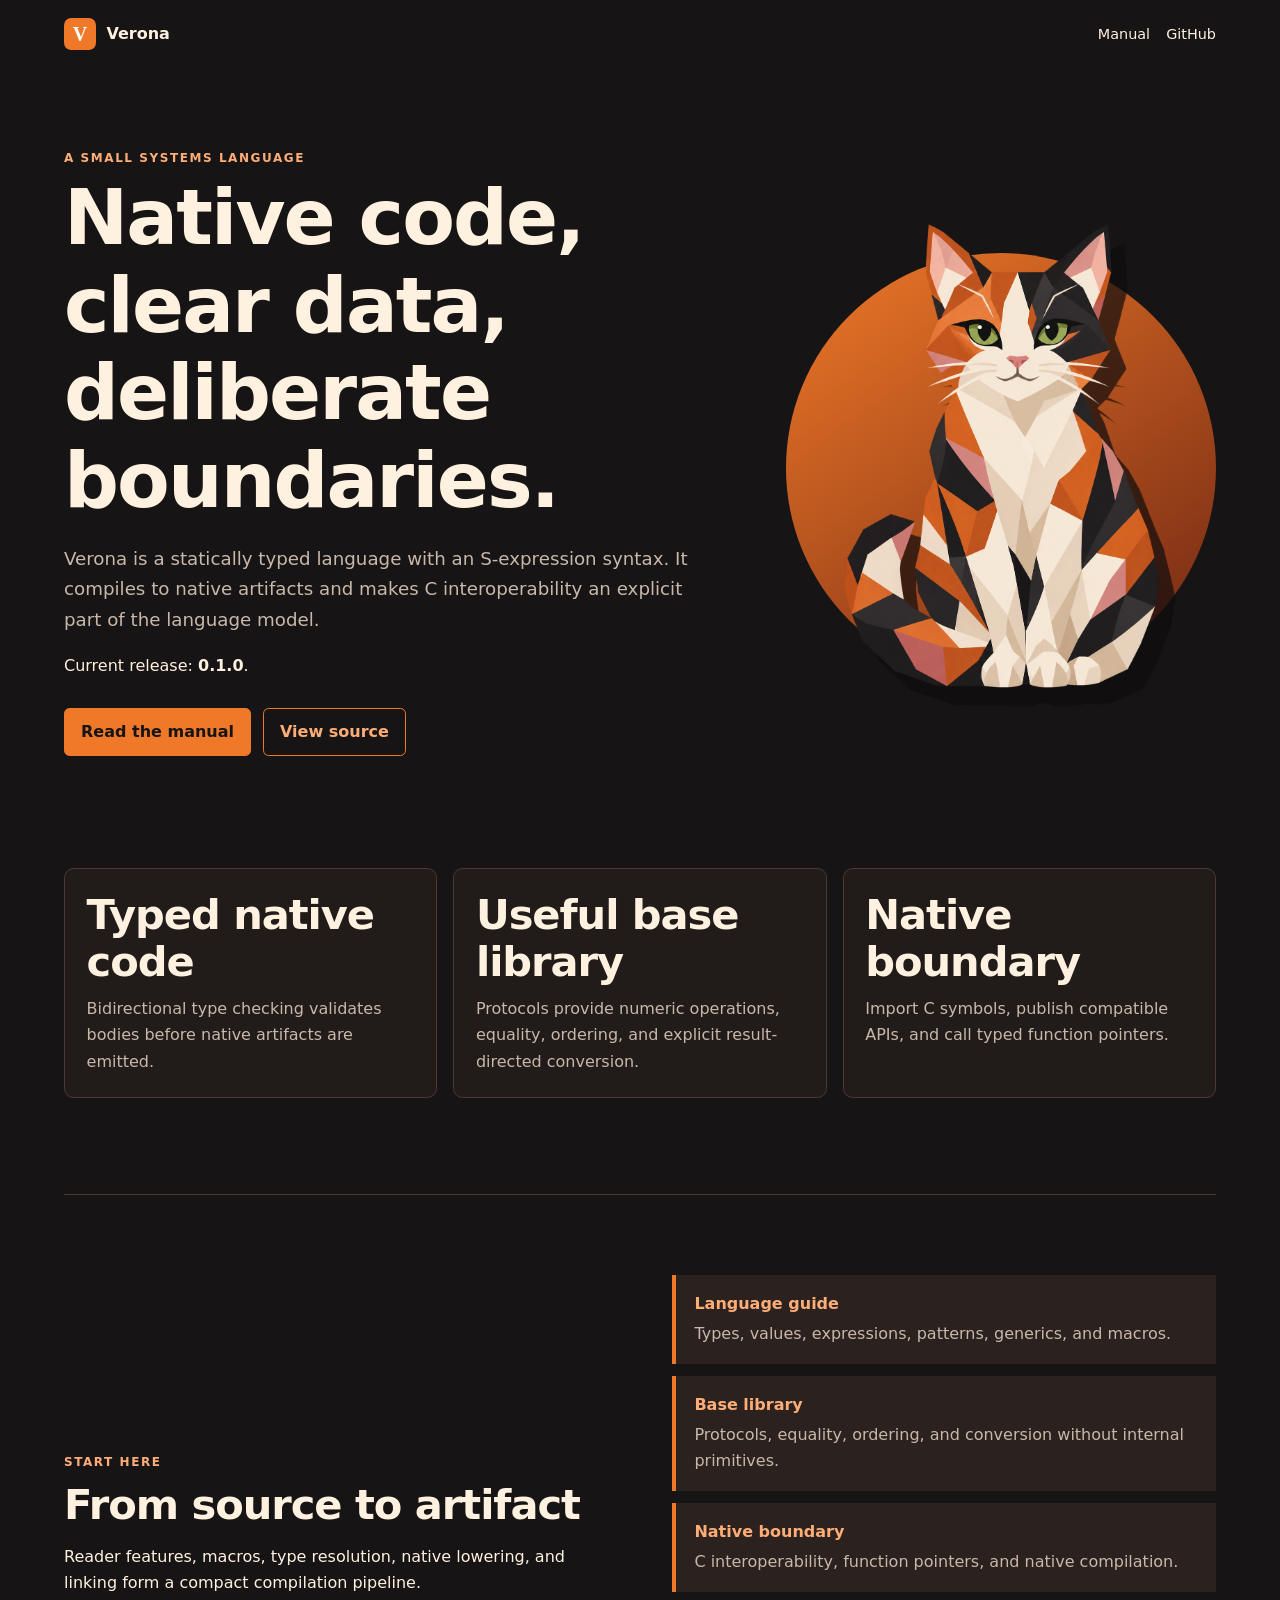
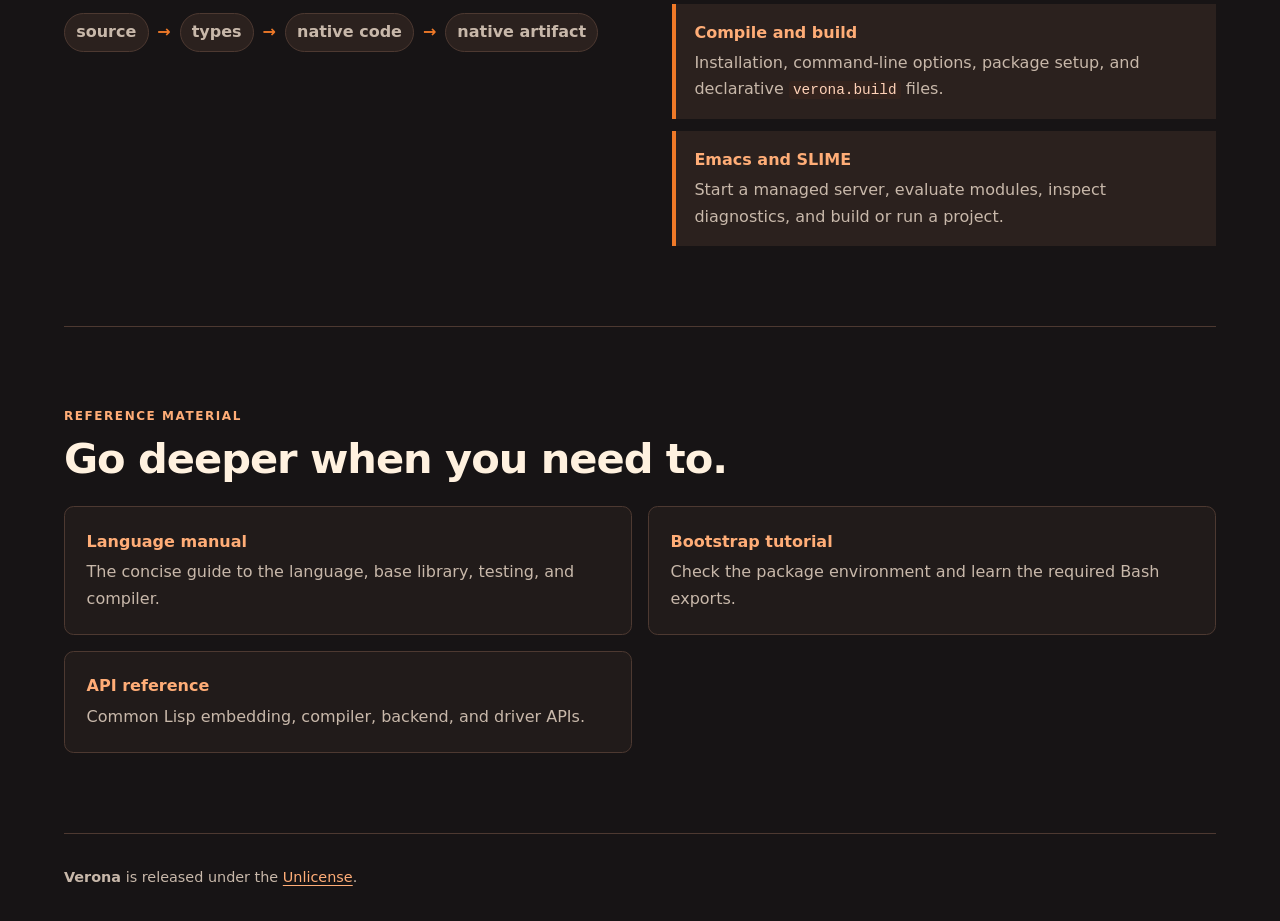
<file: index.html>
<!doctype html>
<html lang="en">
<head>
  <meta charset="utf-8">
  <meta name="viewport" content="width=device-width, initial-scale=1">
  <meta name="description" content="Verona is a small, statically typed systems programming language that compiles to native artifacts.">
  <title>Verona — A small systems language</title>
  <link rel="stylesheet" href="styles.css">
</head>
<body class="landing">
  <a class="skip-link" href="#content">Skip to content</a>
  <header class="site-header">
    <a class="brand" href="./" aria-label="Verona home"><span class="brand-mark" aria-hidden="true">V</span><span>Verona</span></a>
    <nav aria-label="Primary navigation">
      <a href="manual/">Manual</a>
      <a href="https://github.com/diasbruno/verona">GitHub</a>
    </nav>
  </header>

  <main id="content">
    <section class="landing-hero">
      <div>
        <p class="eyebrow">A small systems language</p>
        <h1>Native code, clear data, deliberate boundaries.</h1>
        <p class="lede">Verona is a statically typed language with an S-expression syntax. It compiles to native artifacts and makes C interoperability an explicit part of the language model.</p>
        <p>Current release: <strong>0.1.0</strong>.</p>
        <p class="actions"><a class="button" href="manual/">Read the manual</a><a class="button button-secondary" href="https://github.com/diasbruno/verona">View source</a></p>
      </div>
      <div class="hero-visual">
        <img src="assets/calico.png" alt="A stylized calico cat illustration">
      </div>
    </section>

    <section class="overview" aria-label="Highlights">
      <article><h2>Typed native code</h2><p>Bidirectional type checking validates bodies before native artifacts are emitted.</p></article>
      <article><h2>Useful base library</h2><p>Protocols provide numeric operations, equality, ordering, and explicit result-directed conversion.</p></article>
      <article><h2>Native boundary</h2><p>Import C symbols, publish compatible APIs, and call typed function pointers.</p></article>
    </section>

    <section class="section start-grid">
      <div>
        <p class="eyebrow">Start here</p>
        <h2>From source to artifact</h2>
        <p>Reader features, macros, type resolution, native lowering, and linking form a compact compilation pipeline.</p>
        <p class="flow" aria-label="Compilation pipeline"><span>source</span><b aria-hidden="true">→</b><span>types</span><b aria-hidden="true">→</b><span>native code</span><b aria-hidden="true">→</b><span>native artifact</span></p>
      </div>
      <div class="start-links">
        <a href="manual/#language"><strong>Language guide</strong><span>Types, values, expressions, patterns, generics, and macros.</span></a>
        <a href="manual/#libraries"><strong>Base library</strong><span>Protocols, equality, ordering, and conversion without internal primitives.</span></a>
        <a href="manual/#native"><strong>Native boundary</strong><span>C interoperability, function pointers, and native compilation.</span></a>
        <a href="manual/#tooling"><strong>Compile and build</strong><span>Installation, command-line options, package setup, and declarative <code>verona.build</code> files.</span></a>
        <a href="manual/#editor"><strong>Emacs and SLIME</strong><span>Start a managed server, evaluate modules, inspect diagnostics, and build or run a project.</span></a>
      </div>
    </section>

    <section class="section resources">
      <p class="eyebrow">Reference material</p>
      <h2>Go deeper when you need to.</h2>
      <div class="resource-grid">
        <a href="manual/"><strong>Language manual</strong><span>The concise guide to the language, base library, testing, and compiler.</span></a>
        <a href="https://github.com/diasbruno/verona/tree/development/projects/bootstrap"><strong>Bootstrap tutorial</strong><span>Check the package environment and learn the required Bash exports.</span></a>
        <a href="https://github.com/diasbruno/verona/blob/development/docs/API.md"><strong>API reference</strong><span>Common Lisp embedding, compiler, backend, and driver APIs.</span></a>
      </div>
    </section>
  </main>

  <footer><p><strong>Verona</strong> is released under the <a href="https://github.com/diasbruno/verona/blob/development/license">Unlicense</a>.</p></footer>
</body>
</html>
</file>
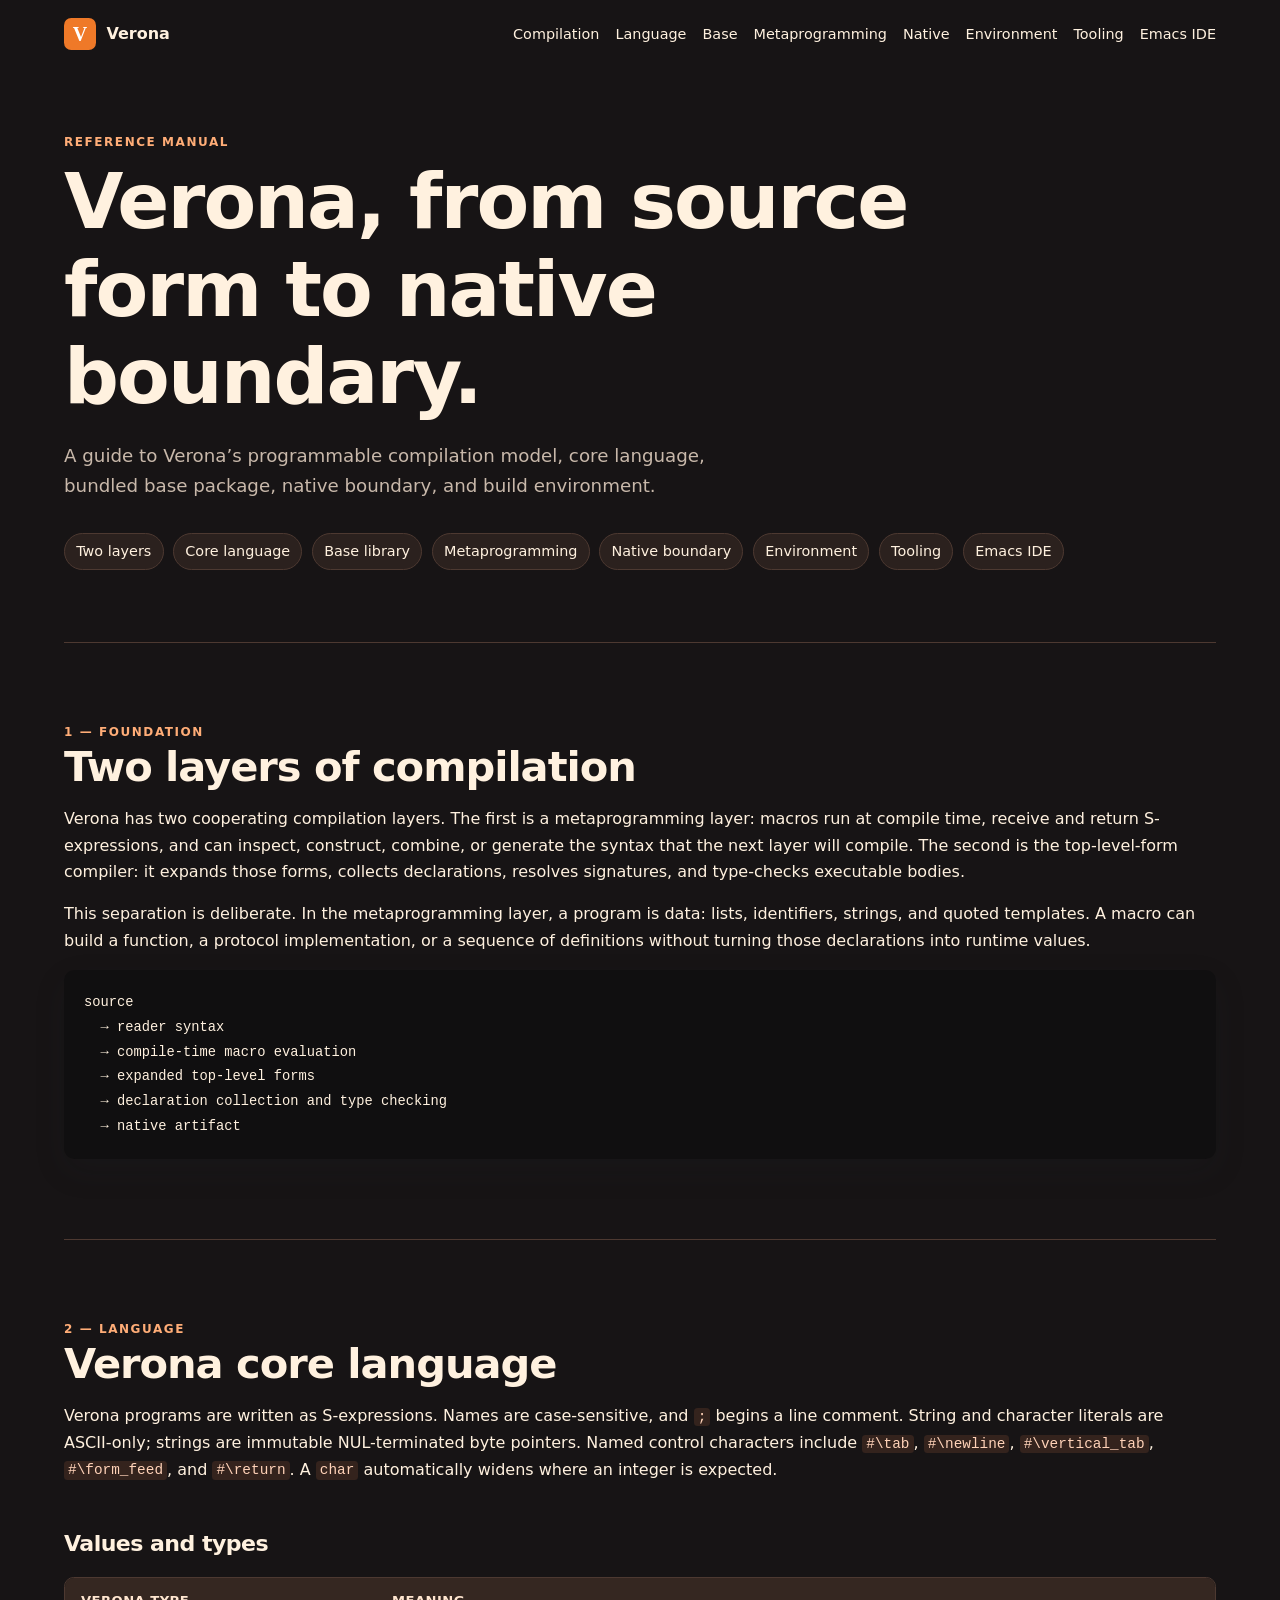
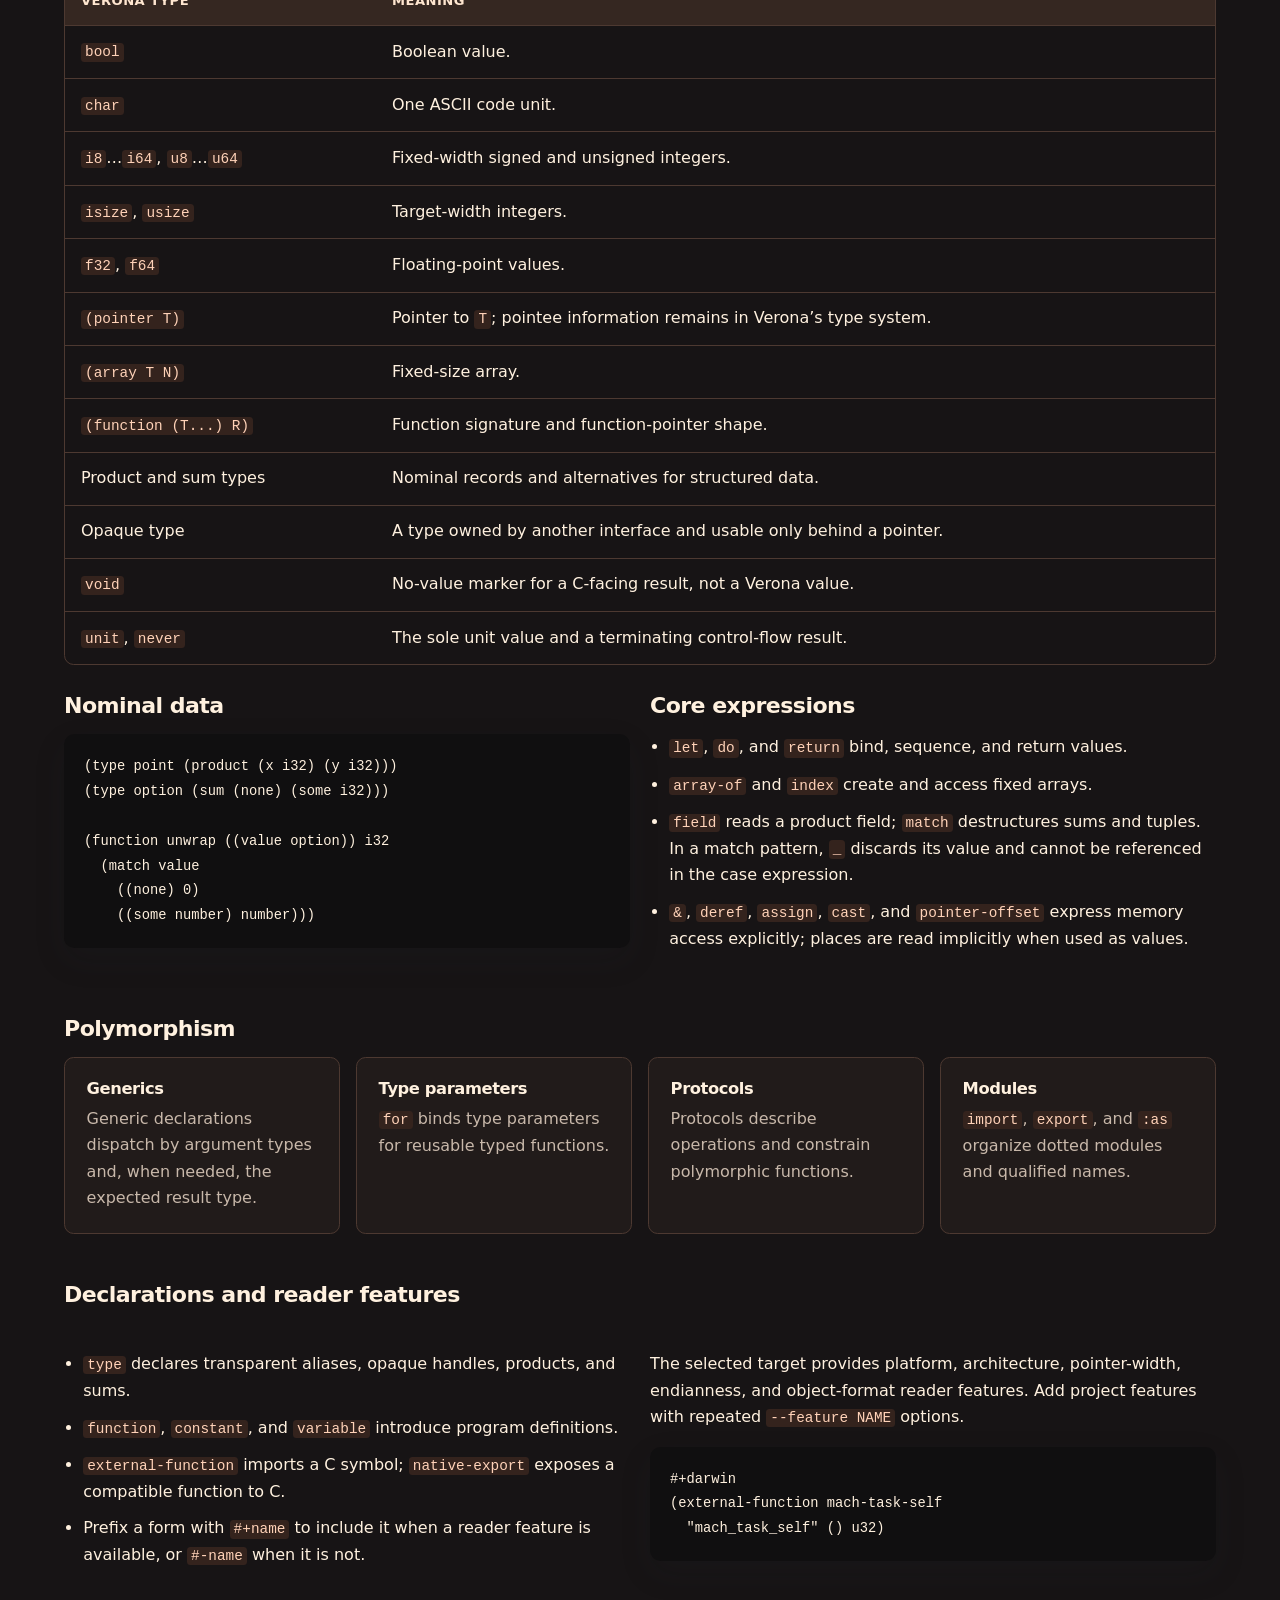
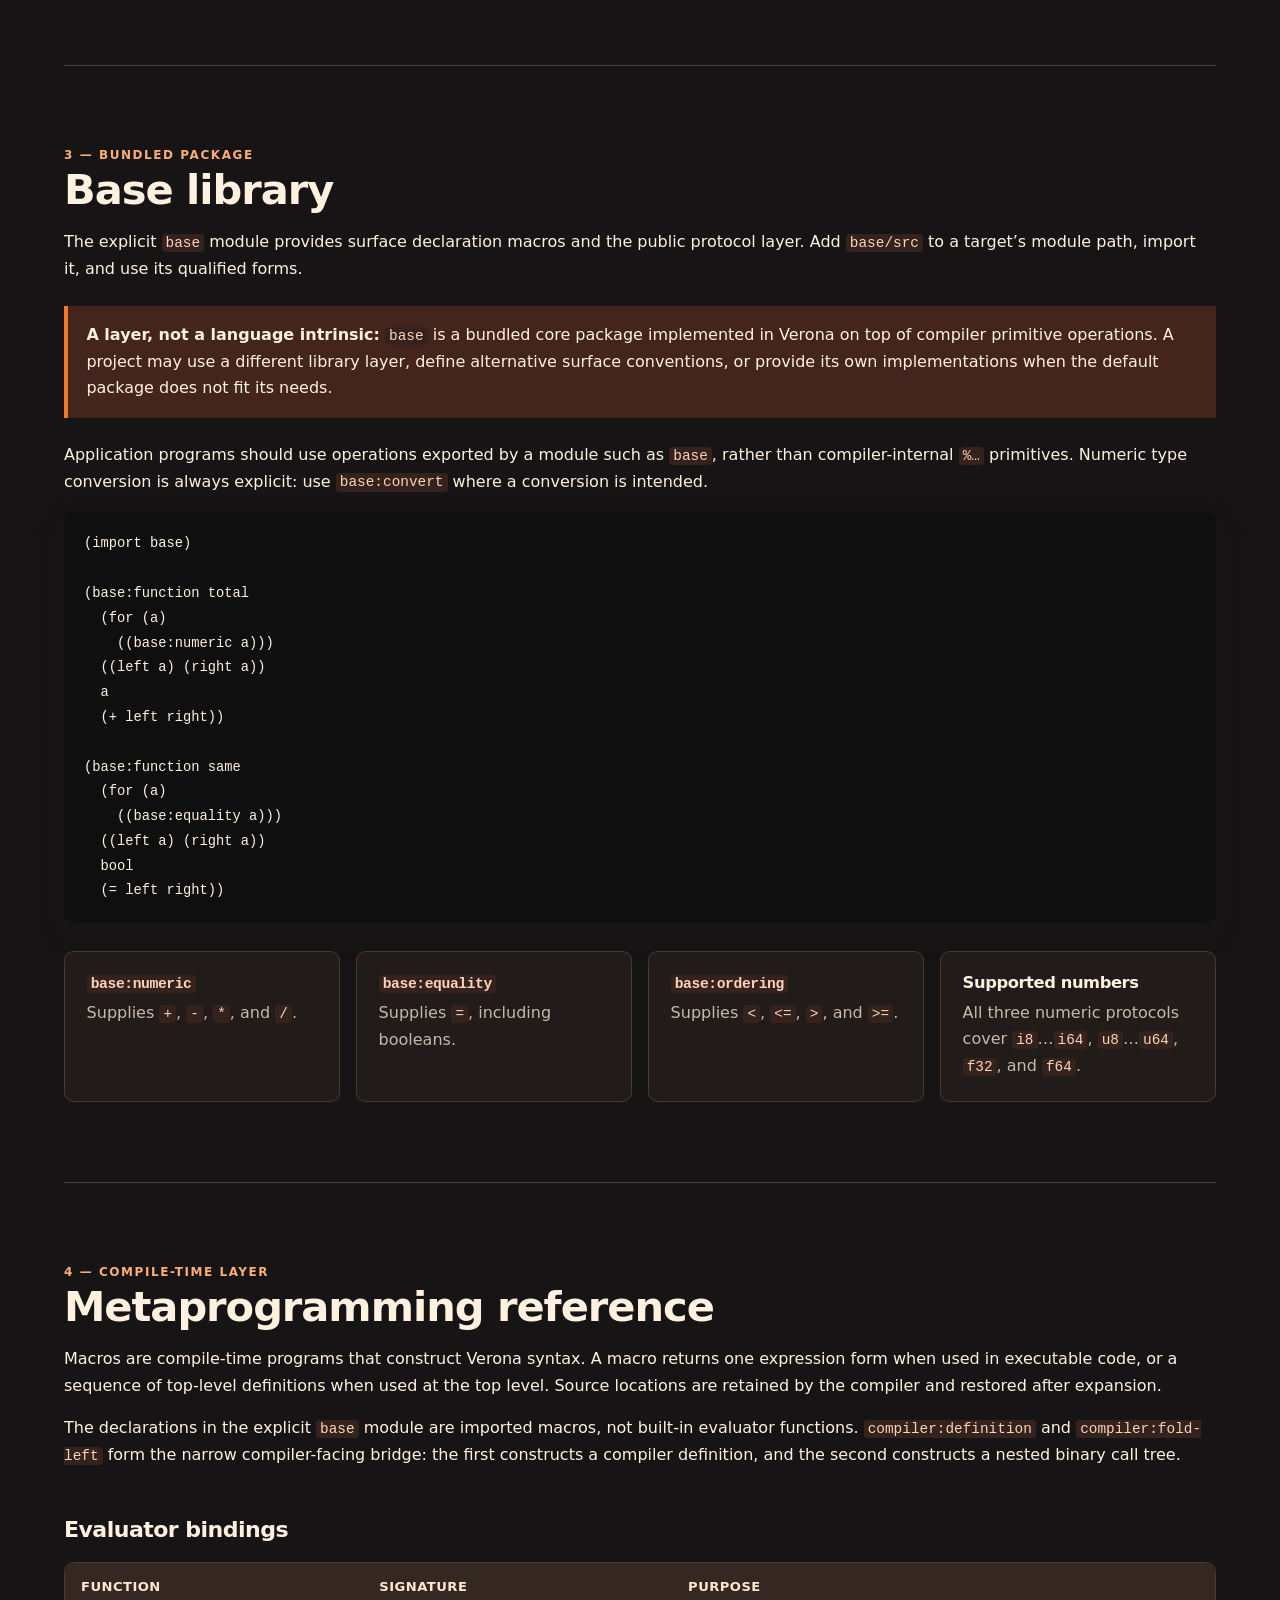
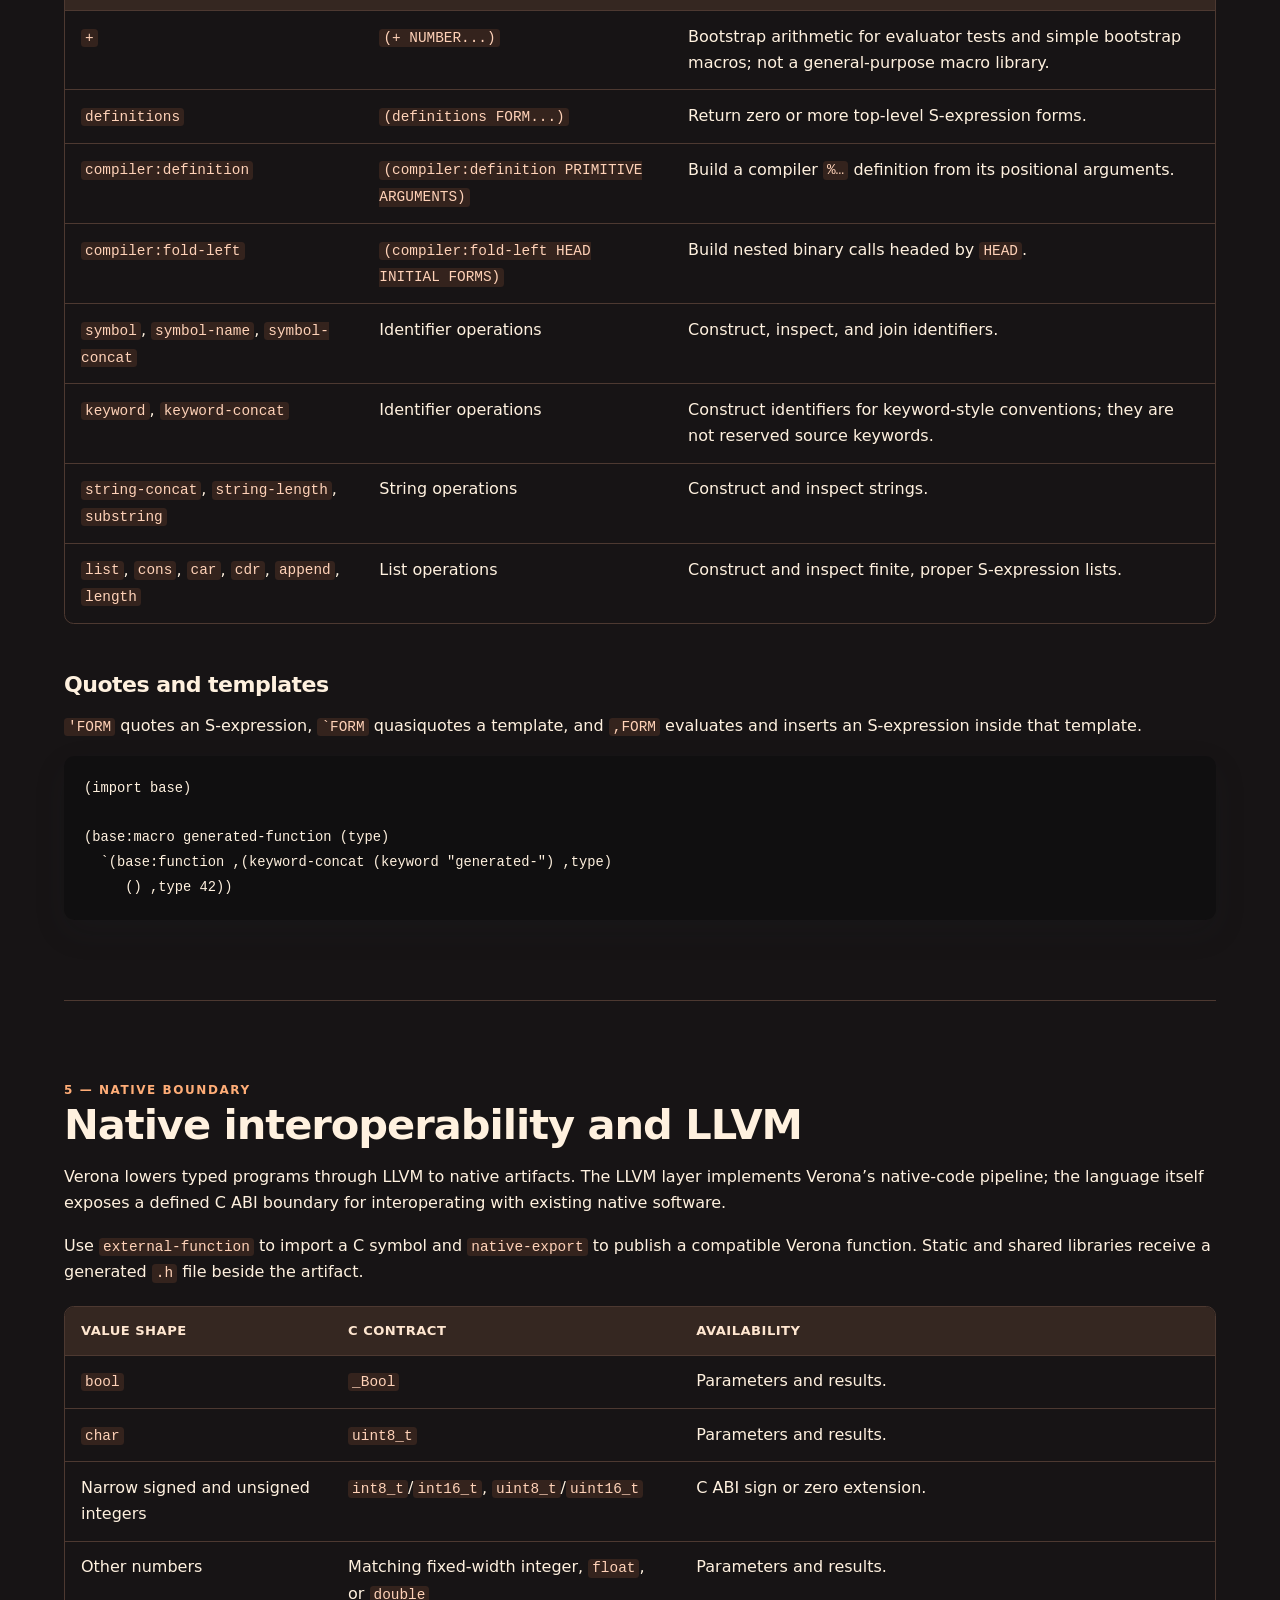
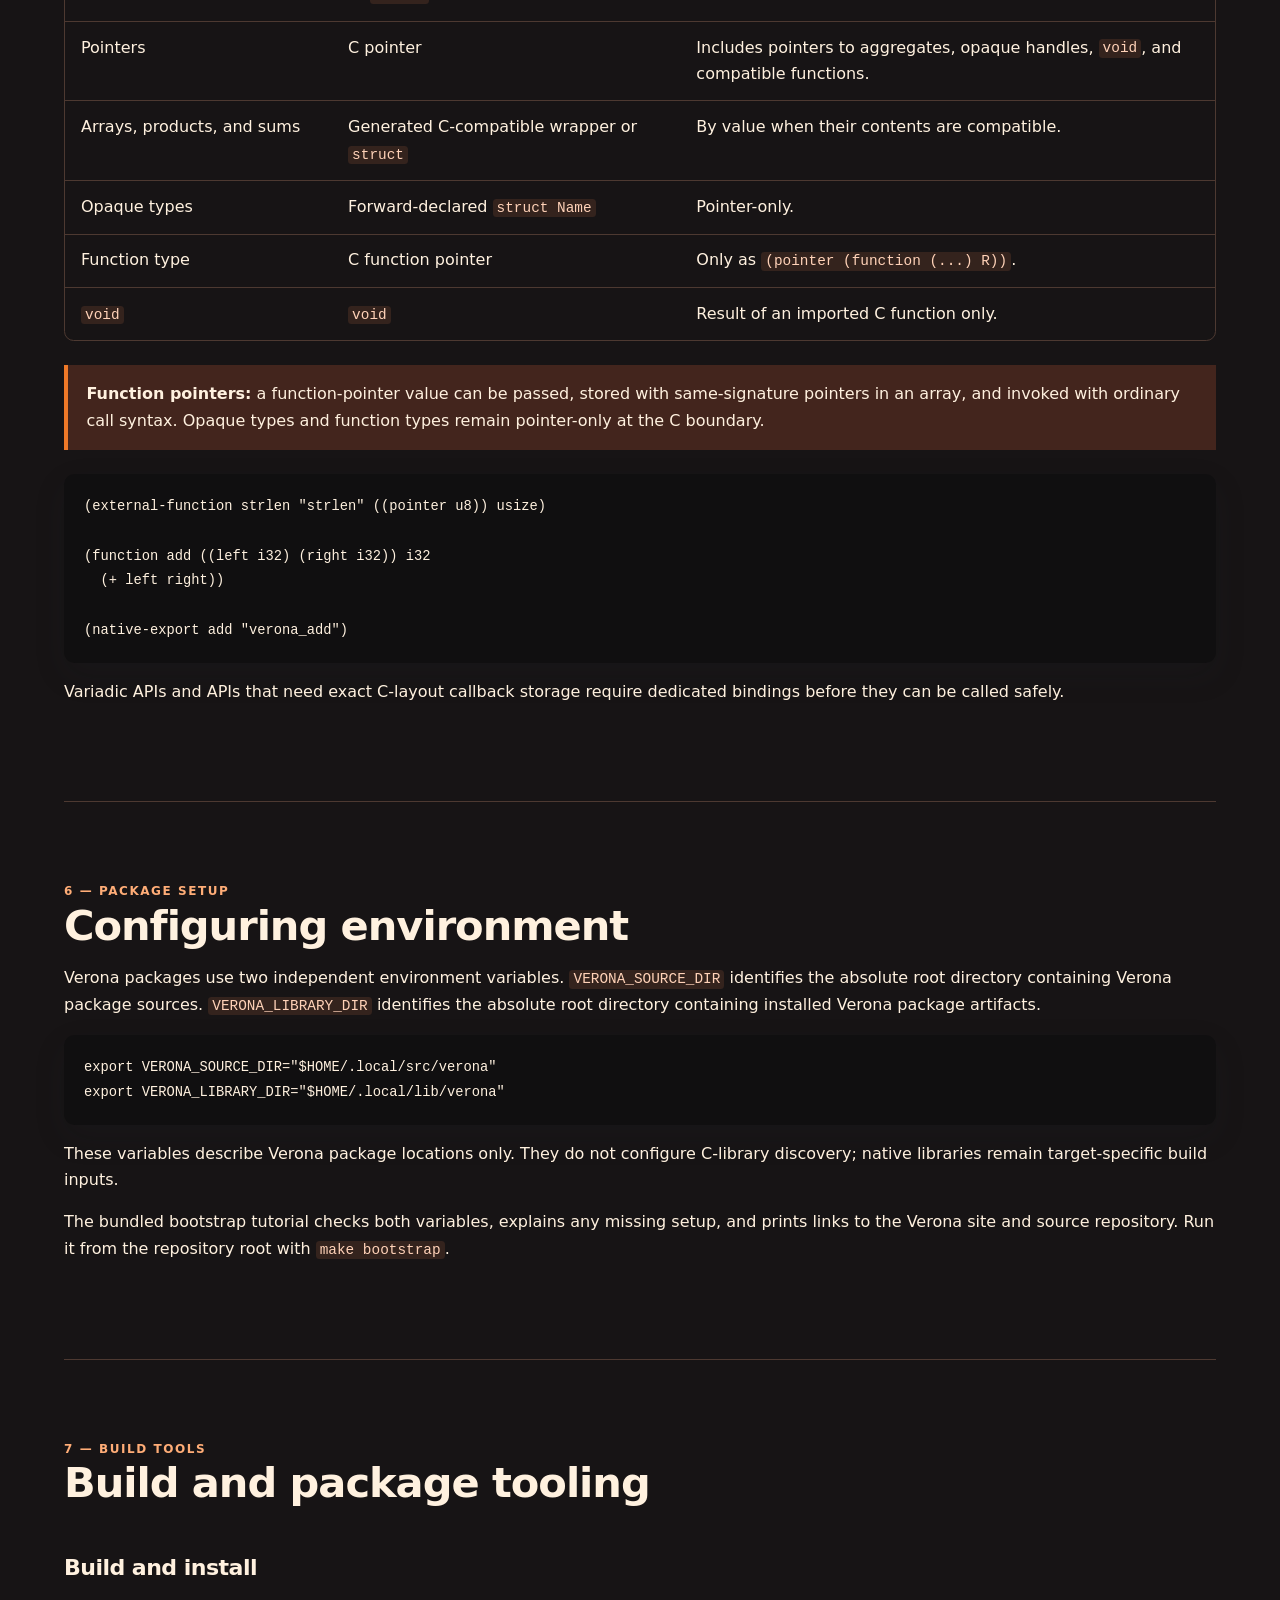
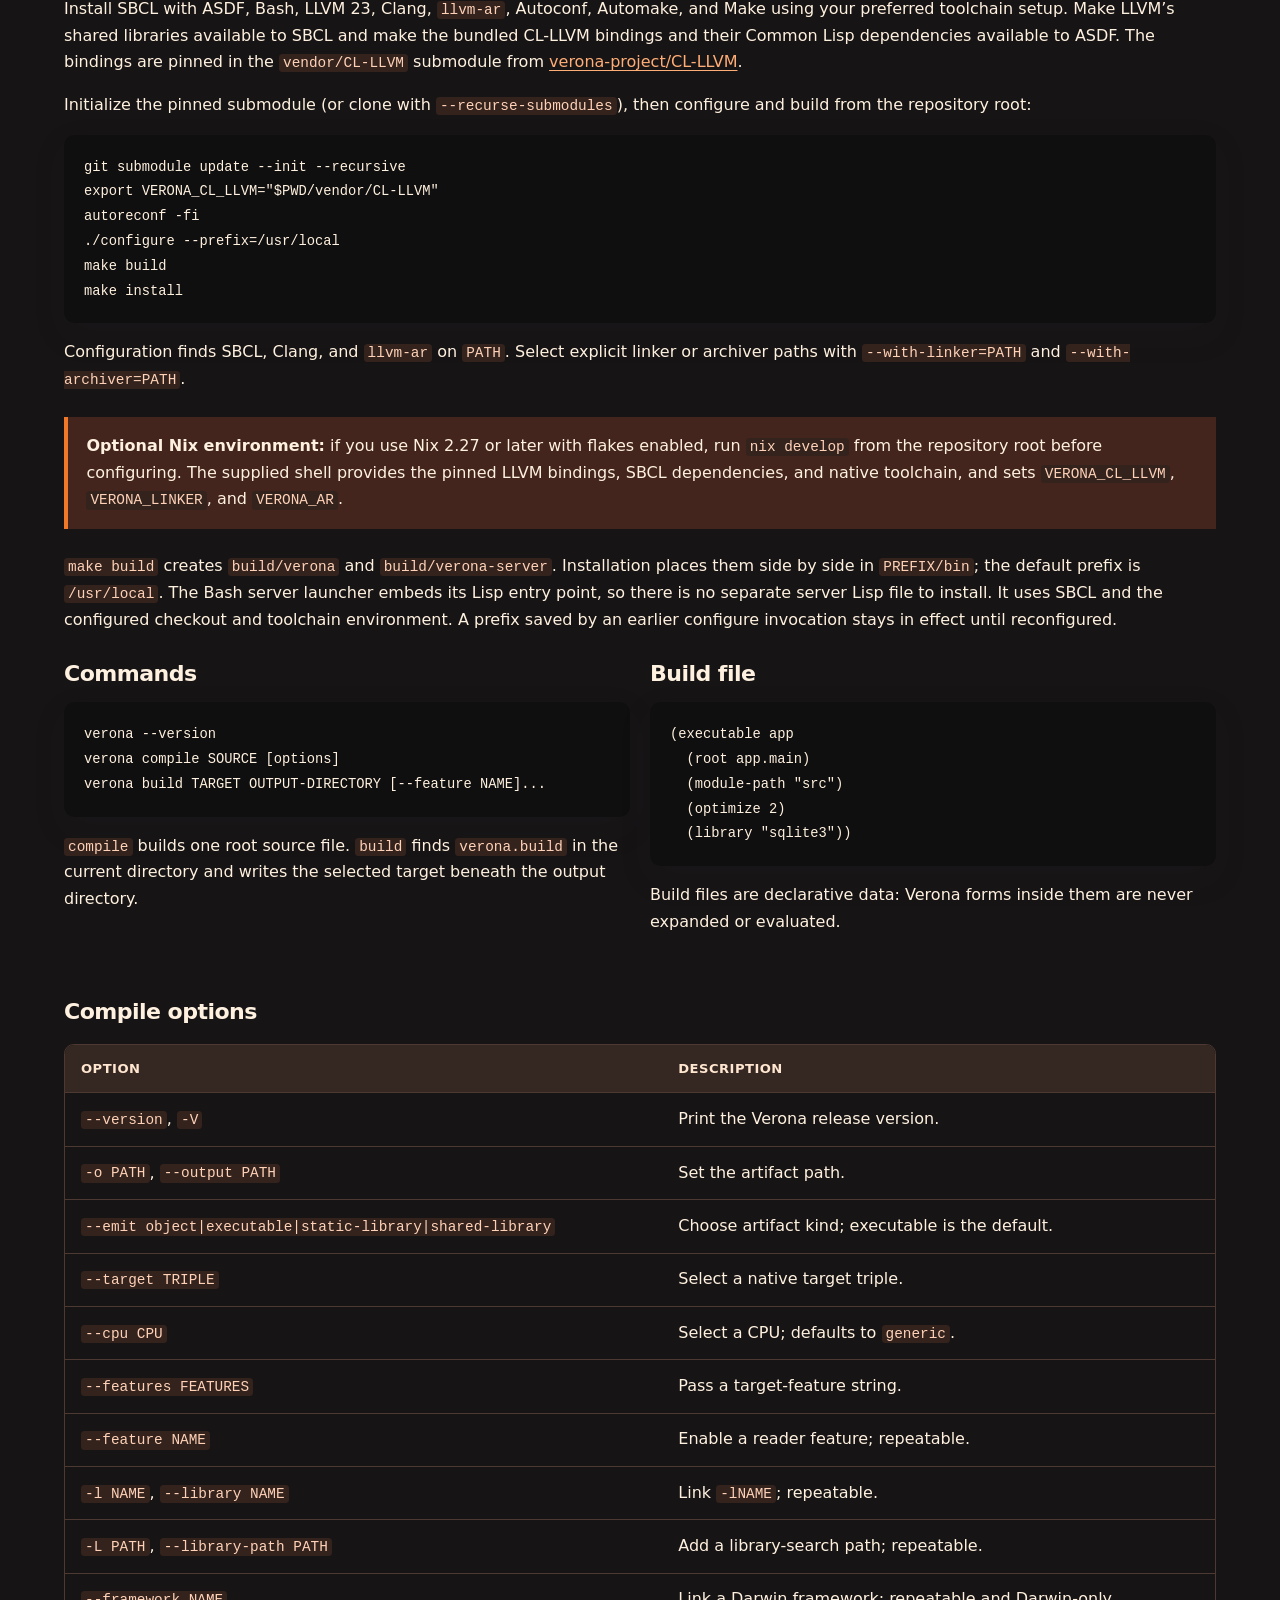
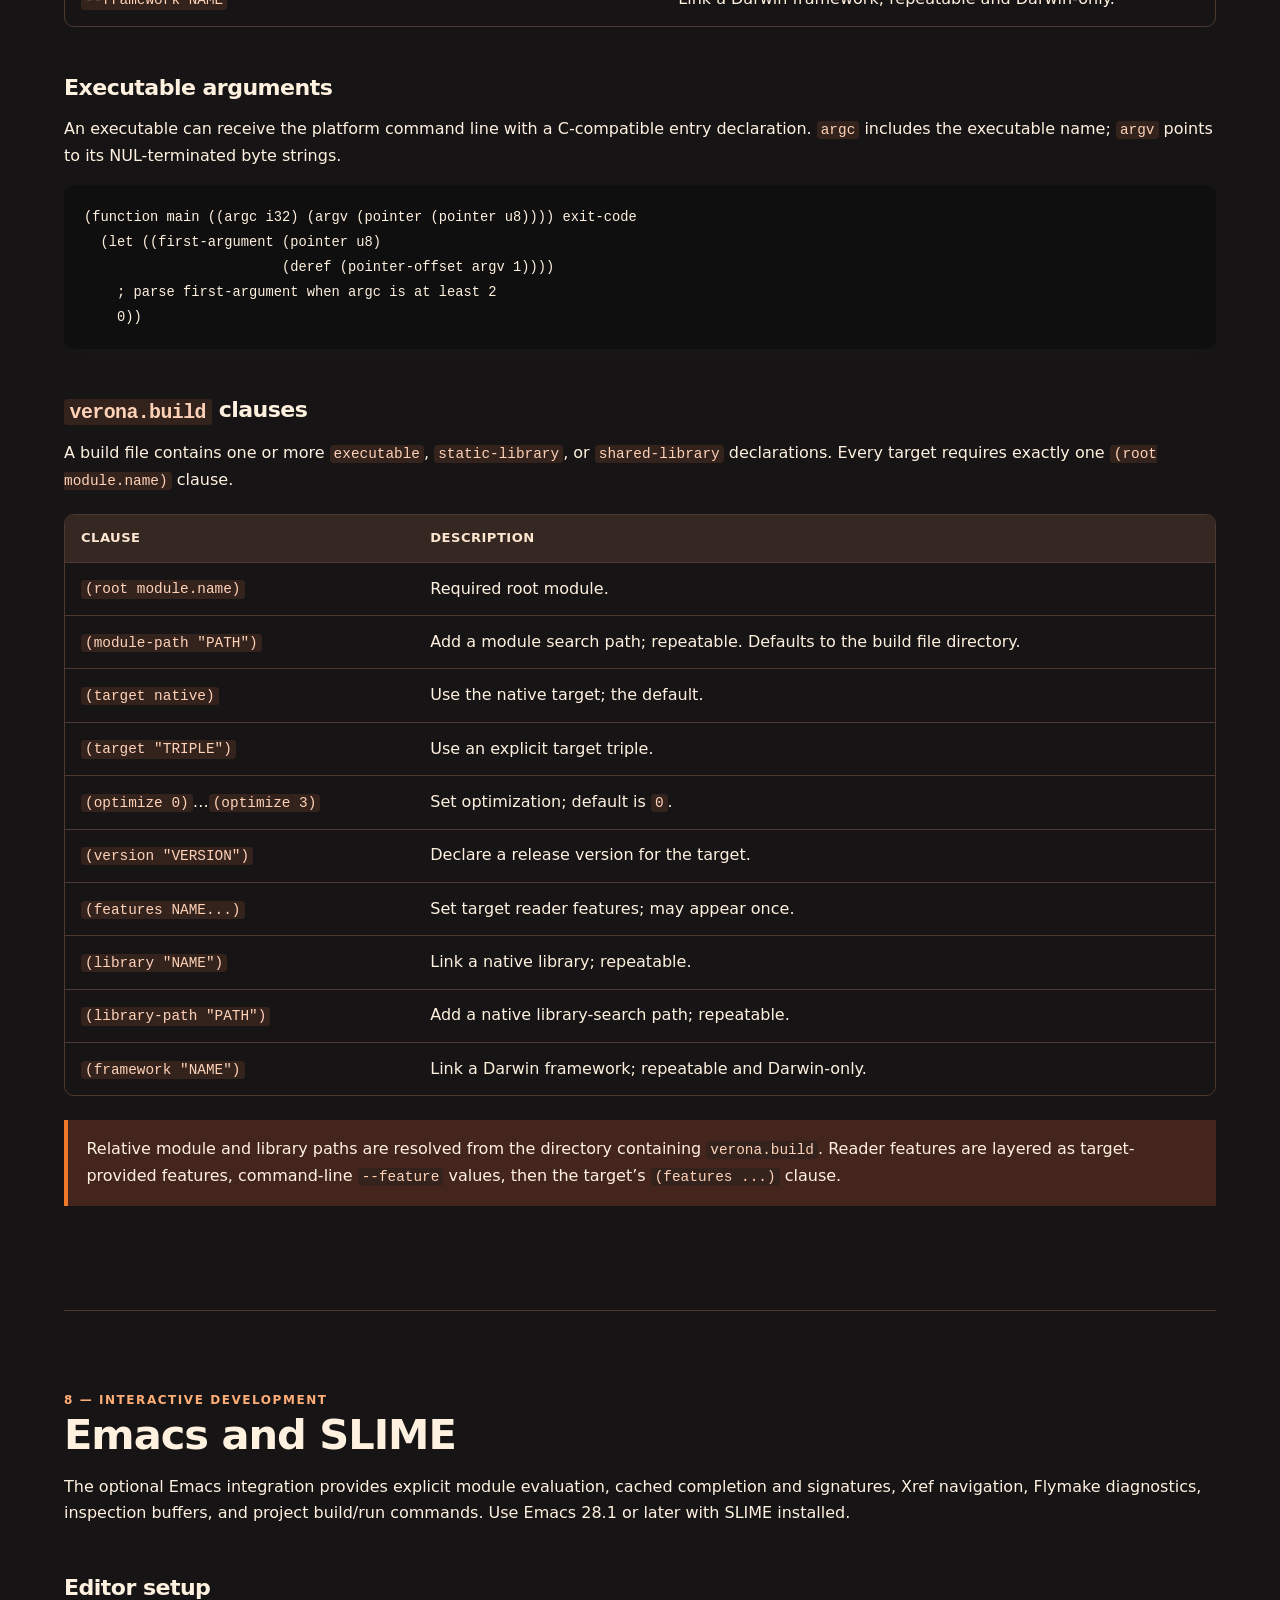
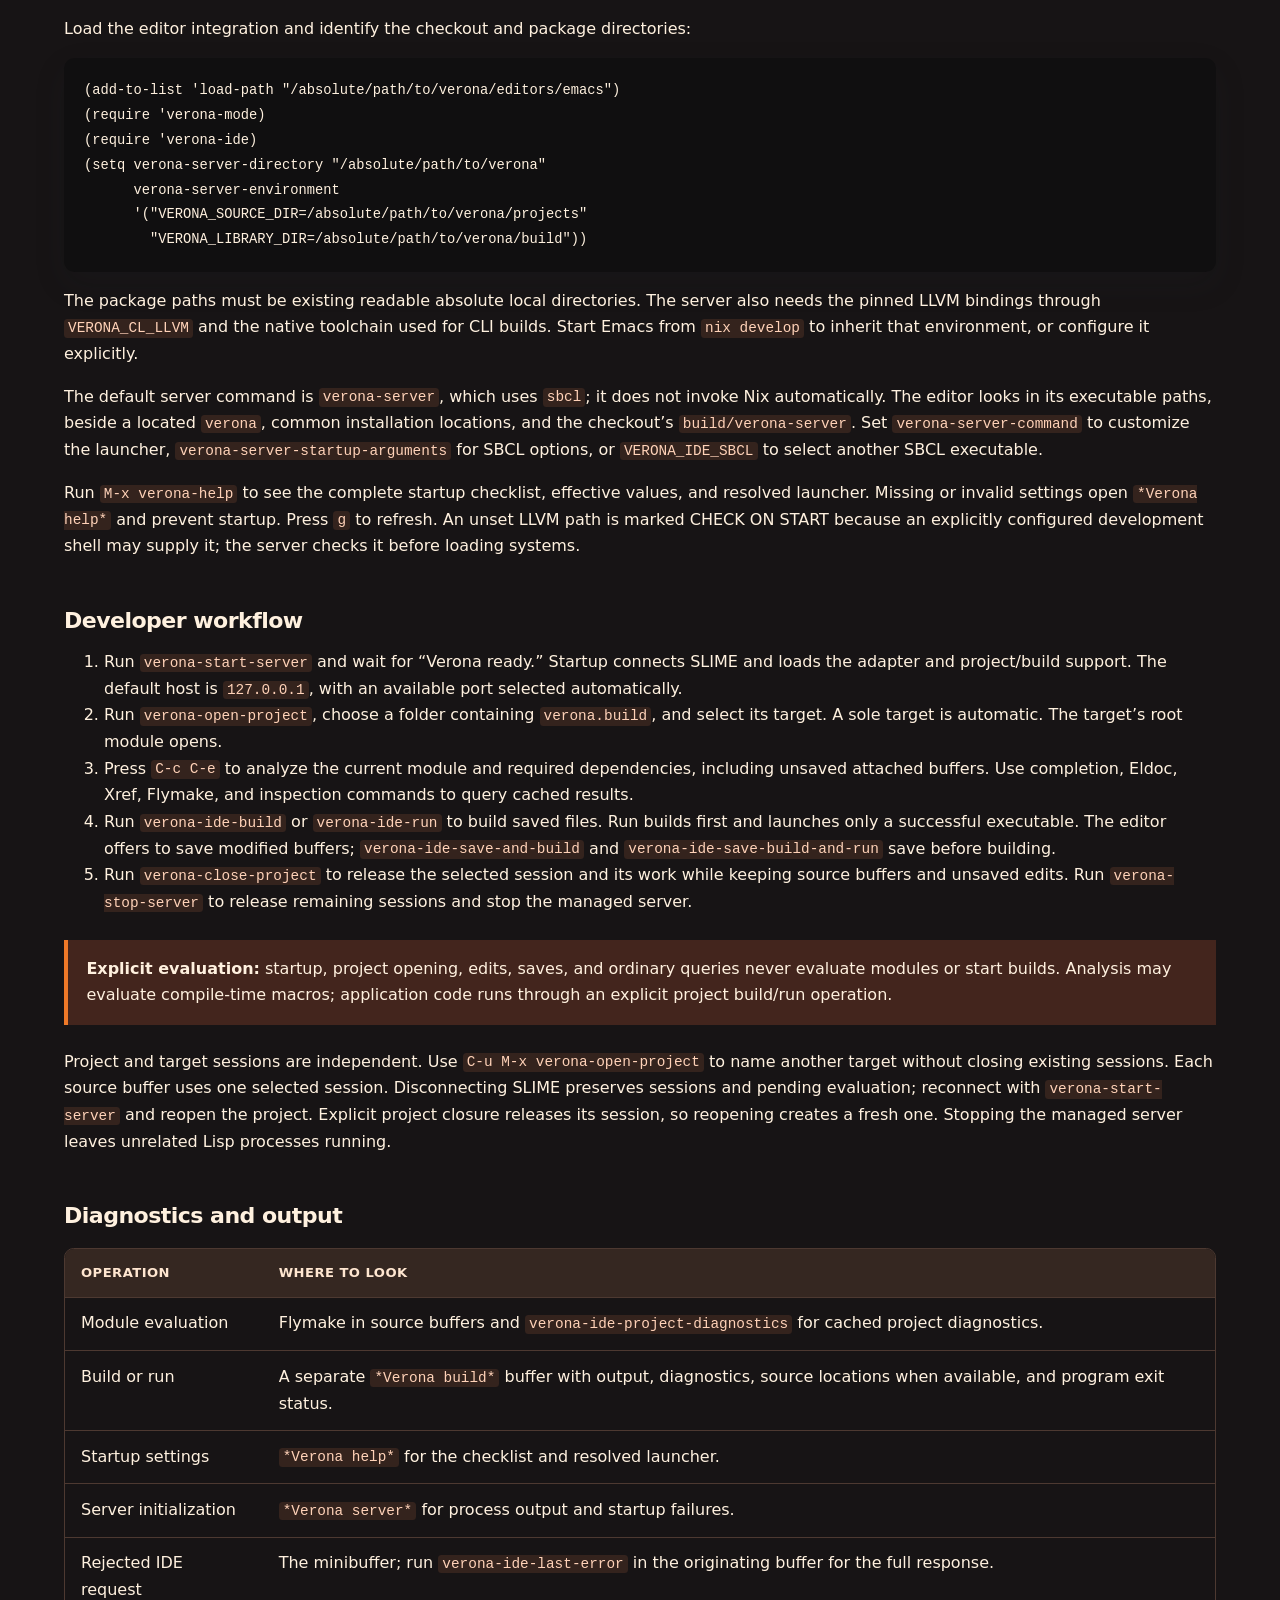
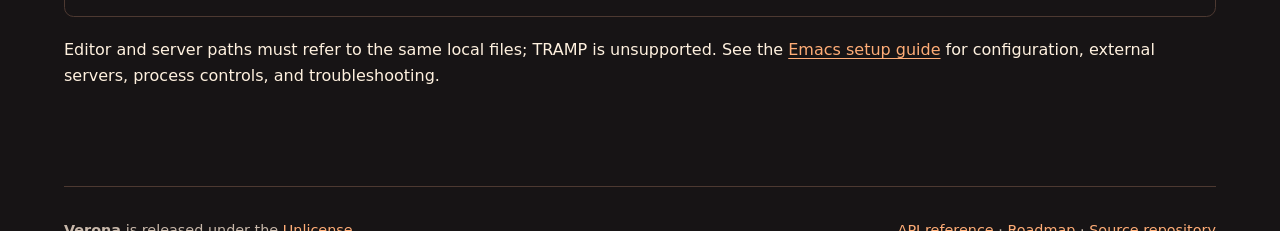
<file: manual/index.html>
<!doctype html>
<html lang="en">
<head>
  <meta charset="utf-8">
  <meta name="viewport" content="width=device-width, initial-scale=1">
  <meta name="description" content="A concise reference manual for the Verona language.">
  <title>Verona manual</title>
  <link rel="stylesheet" href="../styles.css">
  <style>#libraries > pre { margin-bottom: 1.75rem; }</style>
</head>
<body>
  <a class="skip-link" href="#content">Skip to content</a>
  <header class="site-header">
    <a class="brand" href="../" aria-label="Verona home"><span class="brand-mark" aria-hidden="true">V</span><span>Verona</span></a>
    <nav aria-label="Primary navigation">
      <a href="#compilation">Compilation</a><a href="#language">Language</a><a href="#libraries">Base</a><a href="#metaprogramming">Metaprogramming</a><a href="#native">Native</a><a href="#environment">Environment</a><a href="#tooling">Tooling</a><a href="#editor">Emacs IDE</a>
    </nav>
  </header>

  <main id="content">
    <section class="manual-intro">
      <p class="eyebrow">Reference manual</p>
      <h1>Verona, from source form to native boundary.</h1>
      <p class="lede">A guide to Verona’s programmable compilation model, core language, bundled base package, native boundary, and build environment.</p>
      <nav class="toc" aria-label="Manual contents"><a href="#compilation">Two layers</a><a href="#language">Core language</a><a href="#libraries">Base library</a><a href="#metaprogramming">Metaprogramming</a><a href="#native">Native boundary</a><a href="#environment">Environment</a><a href="#tooling">Tooling</a><a href="#editor">Emacs IDE</a></nav>
    </section>

    <section class="section" id="compilation">
      <p class="eyebrow">1 — Foundation</p>
      <h2>Two layers of compilation</h2>
      <p>Verona has two cooperating compilation layers. The first is a metaprogramming layer: macros run at compile time, receive and return S-expressions, and can inspect, construct, combine, or generate the syntax that the next layer will compile. The second is the top-level-form compiler: it expands those forms, collects declarations, resolves signatures, and type-checks executable bodies.</p>
      <p>This separation is deliberate. In the metaprogramming layer, a program is data: lists, identifiers, strings, and quoted templates. A macro can build a function, a protocol implementation, or a sequence of definitions without turning those declarations into runtime values.</p>
      <pre><code>source
  → reader syntax
  → compile-time macro evaluation
  → expanded top-level forms
  → declaration collection and type checking
  → native artifact</code></pre>
    </section>

    <section class="section" id="language">
      <p class="eyebrow">2 — Language</p>
      <h2>Verona core language</h2>
      <p>Verona programs are written as S-expressions. Names are case-sensitive, and <code>;</code> begins a line comment. String and character literals are ASCII-only; strings are immutable NUL-terminated byte pointers. Named control characters include <code>#\tab</code>, <code>#\newline</code>, <code>#\vertical_tab</code>, <code>#\form_feed</code>, and <code>#\return</code>. A <code>char</code> automatically widens where an integer is expected.</p>

      <h3>Values and types</h3>
      <div class="table-scroll"><table>
        <thead><tr><th>Verona type</th><th>Meaning</th></tr></thead>
        <tbody>
          <tr><td><code>bool</code></td><td>Boolean value.</td></tr>
          <tr><td><code>char</code></td><td>One ASCII code unit.</td></tr>
          <tr><td><code>i8</code>…<code>i64</code>, <code>u8</code>…<code>u64</code></td><td>Fixed-width signed and unsigned integers.</td></tr>
          <tr><td><code>isize</code>, <code>usize</code></td><td>Target-width integers.</td></tr>
          <tr><td><code>f32</code>, <code>f64</code></td><td>Floating-point values.</td></tr>
          <tr><td><code>(pointer T)</code></td><td>Pointer to <code>T</code>; pointee information remains in Verona’s type system.</td></tr>
          <tr><td><code>(array T N)</code></td><td>Fixed-size array.</td></tr>
          <tr><td><code>(function (T...) R)</code></td><td>Function signature and function-pointer shape.</td></tr>
          <tr><td>Product and sum types</td><td>Nominal records and alternatives for structured data.</td></tr>
          <tr><td>Opaque type</td><td>A type owned by another interface and usable only behind a pointer.</td></tr>
          <tr><td><code>void</code></td><td>No-value marker for a C-facing result, not a Verona value.</td></tr>
          <tr><td><code>unit</code>, <code>never</code></td><td>The sole unit value and a terminating control-flow result.</td></tr>
        </tbody>
      </table></div>

      <div class="two-columns">
        <div><h3>Nominal data</h3><pre><code>(type point (product (x i32) (y i32)))
(type option (sum (none) (some i32)))

(function unwrap ((value option)) i32
  (match value
    ((none) 0)
    ((some number) number)))</code></pre></div>
        <div><h3>Core expressions</h3><ul class="compact-list"><li><code>let</code>, <code>do</code>, and <code>return</code> bind, sequence, and return values.</li><li><code>array-of</code> and <code>index</code> create and access fixed arrays.</li><li><code>field</code> reads a product field; <code>match</code> destructures sums and tuples. In a match pattern, <code>_</code> discards its value and cannot be referenced in the case expression.</li><li><code>&amp;</code>, <code>deref</code>, <code>assign</code>, <code>cast</code>, and <code>pointer-offset</code> express memory access explicitly; places are read implicitly when used as values.</li></ul></div>
      </div>
      <h3>Polymorphism</h3>
      <div class="feature-grid"><article><h4>Generics</h4><p>Generic declarations dispatch by argument types and, when needed, the expected result type.</p></article><article><h4>Type parameters</h4><p><code>for</code> binds type parameters for reusable typed functions.</p></article><article><h4>Protocols</h4><p>Protocols describe operations and constrain polymorphic functions.</p></article><article><h4>Modules</h4><p><code>import</code>, <code>export</code>, and <code>:as</code> organize dotted modules and qualified names.</p></article></div>
      <h3>Declarations and reader features</h3>
      <div class="two-columns"><div><ul class="compact-list"><li><code>type</code> declares transparent aliases, opaque handles, products, and sums.</li><li><code>function</code>, <code>constant</code>, and <code>variable</code> introduce program definitions.</li><li><code>external-function</code> imports a C symbol; <code>native-export</code> exposes a compatible function to C.</li><li>Prefix a form with <code>#+name</code> to include it when a reader feature is available, or <code>#-name</code> when it is not.</li></ul></div><div><p>The selected target provides platform, architecture, pointer-width, endianness, and object-format reader features. Add project features with repeated <code>--feature NAME</code> options.</p><pre><code>#+darwin
(external-function mach-task-self
  "mach_task_self" () u32)</code></pre></div></div>
    </section>

    <section class="section" id="libraries">
      <p class="eyebrow">3 — Bundled package</p>
      <h2>Base library</h2>
      <p>The explicit <code>base</code> module provides surface declaration macros and the public protocol layer. Add <code>base/src</code> to a target’s module path, import it, and use its qualified forms.</p>
      <aside class="note"><strong>A layer, not a language intrinsic:</strong> <code>base</code> is a bundled core package implemented in Verona on top of compiler primitive operations. A project may use a different library layer, define alternative surface conventions, or provide its own implementations when the default package does not fit its needs.</aside>
      <p>Application programs should use operations exported by a module such as <code>base</code>, rather than compiler-internal <code>%…</code> primitives. Numeric type conversion is always explicit: use <code>base:convert</code> where a conversion is intended.</p>
      <pre><code>(import base)

(base:function total
  (for (a)
    ((base:numeric a)))
  ((left a) (right a))
  a
  (+ left right))

(base:function same
  (for (a)
    ((base:equality a)))
  ((left a) (right a))
  bool
  (= left right))</code></pre>
      <div class="feature-grid"><article><h4><code>base:numeric</code></h4><p>Supplies <code>+</code>, <code>-</code>, <code>*</code>, and <code>/</code>.</p></article><article><h4><code>base:equality</code></h4><p>Supplies <code>=</code>, including booleans.</p></article><article><h4><code>base:ordering</code></h4><p>Supplies <code>&lt;</code>, <code>&lt;=</code>, <code>&gt;</code>, and <code>&gt;=</code>.</p></article><article><h4>Supported numbers</h4><p>All three numeric protocols cover <code>i8</code>…<code>i64</code>, <code>u8</code>…<code>u64</code>, <code>f32</code>, and <code>f64</code>.</p></article></div>
    </section>

    <section class="section" id="metaprogramming">
      <p class="eyebrow">4 — Compile-time layer</p>
      <h2>Metaprogramming reference</h2>
      <p>Macros are compile-time programs that construct Verona syntax. A macro returns one expression form when used in executable code, or a sequence of top-level definitions when used at the top level. Source locations are retained by the compiler and restored after expansion.</p>
      <p>The declarations in the explicit <code>base</code> module are imported macros, not built-in evaluator functions. <code>compiler:definition</code> and <code>compiler:fold-left</code> form the narrow compiler-facing bridge: the first constructs a compiler definition, and the second constructs a nested binary call tree.</p>
      <h3>Evaluator bindings</h3>
      <div class="table-scroll"><table><thead><tr><th>Function</th><th>Signature</th><th>Purpose</th></tr></thead><tbody>
        <tr><td><code>+</code></td><td><code>(+ NUMBER...)</code></td><td>Bootstrap arithmetic for evaluator tests and simple bootstrap macros; not a general-purpose macro library.</td></tr>
        <tr><td><code>definitions</code></td><td><code>(definitions FORM...)</code></td><td>Return zero or more top-level S-expression forms.</td></tr>
        <tr><td><code>compiler:definition</code></td><td><code>(compiler:definition PRIMITIVE ARGUMENTS)</code></td><td>Build a compiler <code>%…</code> definition from its positional arguments.</td></tr>
        <tr><td><code>compiler:fold-left</code></td><td><code>(compiler:fold-left HEAD INITIAL FORMS)</code></td><td>Build nested binary calls headed by <code>HEAD</code>.</td></tr>
        <tr><td><code>symbol</code>, <code>symbol-name</code>, <code>symbol-concat</code></td><td>Identifier operations</td><td>Construct, inspect, and join identifiers.</td></tr>
        <tr><td><code>keyword</code>, <code>keyword-concat</code></td><td>Identifier operations</td><td>Construct identifiers for keyword-style conventions; they are not reserved source keywords.</td></tr>
        <tr><td><code>string-concat</code>, <code>string-length</code>, <code>substring</code></td><td>String operations</td><td>Construct and inspect strings.</td></tr>
        <tr><td><code>list</code>, <code>cons</code>, <code>car</code>, <code>cdr</code>, <code>append</code>, <code>length</code></td><td>List operations</td><td>Construct and inspect finite, proper S-expression lists.</td></tr>
      </tbody></table></div>
      <h3>Quotes and templates</h3>
      <p><code>'FORM</code> quotes an S-expression, <code>`FORM</code> quasiquotes a template, and <code>,FORM</code> evaluates and inserts an S-expression inside that template.</p>
      <pre><code>(import base)

(base:macro generated-function (type)
  `(base:function ,(keyword-concat (keyword "generated-") ,type)
     () ,type 42))</code></pre>
    </section>

    <section class="section" id="native">
      <p class="eyebrow">5 — Native boundary</p>
      <h2>Native interoperability and LLVM</h2>
      <p>Verona lowers typed programs through LLVM to native artifacts. The LLVM layer implements Verona’s native-code pipeline; the language itself exposes a defined C ABI boundary for interoperating with existing native software.</p>
      <p>Use <code>external-function</code> to import a C symbol and <code>native-export</code> to publish a compatible Verona function. Static and shared libraries receive a generated <code>.h</code> file beside the artifact.</p>
      <div class="table-scroll"><table>
        <thead><tr><th>Value shape</th><th>C contract</th><th>Availability</th></tr></thead>
        <tbody>
          <tr><td><code>bool</code></td><td><code>_Bool</code></td><td>Parameters and results.</td></tr>
          <tr><td><code>char</code></td><td><code>uint8_t</code></td><td>Parameters and results.</td></tr>
          <tr><td>Narrow signed and unsigned integers</td><td><code>int8_t</code>/<code>int16_t</code>, <code>uint8_t</code>/<code>uint16_t</code></td><td>C ABI sign or zero extension.</td></tr>
          <tr><td>Other numbers</td><td>Matching fixed-width integer, <code>float</code>, or <code>double</code></td><td>Parameters and results.</td></tr>
          <tr><td>Pointers</td><td>C pointer</td><td>Includes pointers to aggregates, opaque handles, <code>void</code>, and compatible functions.</td></tr>
          <tr><td>Arrays, products, and sums</td><td>Generated C-compatible wrapper or <code>struct</code></td><td>By value when their contents are compatible.</td></tr>
          <tr><td>Opaque types</td><td>Forward-declared <code>struct Name</code></td><td>Pointer-only.</td></tr>
          <tr><td>Function type</td><td>C function pointer</td><td>Only as <code>(pointer (function (...) R))</code>.</td></tr>
          <tr><td><code>void</code></td><td><code>void</code></td><td>Result of an imported C function only.</td></tr>
        </tbody>
      </table></div>
      <aside class="note"><strong>Function pointers:</strong> a function-pointer value can be passed, stored with same-signature pointers in an array, and invoked with ordinary call syntax. Opaque types and function types remain pointer-only at the C boundary.</aside>
      <pre><code>(external-function strlen "strlen" ((pointer u8)) usize)

(function add ((left i32) (right i32)) i32
  (+ left right))

(native-export add "verona_add")</code></pre>
      <p>Variadic APIs and APIs that need exact C-layout callback storage require dedicated bindings before they can be called safely.</p>
    </section>

    <section class="section" id="environment">
      <p class="eyebrow">6 — Package setup</p>
      <h2>Configuring environment</h2>
      <p>Verona packages use two independent environment variables. <code>VERONA_SOURCE_DIR</code> identifies the absolute root directory containing Verona package sources. <code>VERONA_LIBRARY_DIR</code> identifies the absolute root directory containing installed Verona package artifacts.</p>
      <pre><code>export VERONA_SOURCE_DIR="$HOME/.local/src/verona"
export VERONA_LIBRARY_DIR="$HOME/.local/lib/verona"</code></pre>
      <p>These variables describe Verona package locations only. They do not configure C-library discovery; native libraries remain target-specific build inputs.</p>
      <p>The bundled bootstrap tutorial checks both variables, explains any missing setup, and prints links to the Verona site and source repository. Run it from the repository root with <code>make bootstrap</code>.</p>
    </section>

    <section class="section" id="tooling">
      <p class="eyebrow">7 — Build tools</p>
      <h2>Build and package tooling</h2>
      <h3>Build and install</h3>
      <p>Install SBCL with ASDF, Bash, LLVM 23, Clang, <code>llvm-ar</code>, Autoconf, Automake, and Make using your preferred toolchain setup. Make LLVM’s shared libraries available to SBCL and make the bundled CL-LLVM bindings and their Common Lisp dependencies available to ASDF. The bindings are pinned in the <code>vendor/CL-LLVM</code> submodule from <a href="https://github.com/verona-project/CL-LLVM">verona-project/CL-LLVM</a>.</p>
      <p>Initialize the pinned submodule (or clone with <code>--recurse-submodules</code>), then configure and build from the repository root:</p>
      <pre><code>git submodule update --init --recursive
export VERONA_CL_LLVM="$PWD/vendor/CL-LLVM"
autoreconf -fi
./configure --prefix=/usr/local
make build
make install</code></pre>
      <p>Configuration finds SBCL, Clang, and <code>llvm-ar</code> on <code>PATH</code>. Select explicit linker or archiver paths with <code>--with-linker=PATH</code> and <code>--with-archiver=PATH</code>.</p>
      <aside class="note"><strong>Optional Nix environment:</strong> if you use Nix 2.27 or later with flakes enabled, run <code>nix develop</code> from the repository root before configuring. The supplied shell provides the pinned LLVM bindings, SBCL dependencies, and native toolchain, and sets <code>VERONA_CL_LLVM</code>, <code>VERONA_LINKER</code>, and <code>VERONA_AR</code>.</aside>
      <p><code>make build</code> creates <code>build/verona</code> and <code>build/verona-server</code>. Installation places them side by side in <code>PREFIX/bin</code>; the default prefix is <code>/usr/local</code>. The Bash server launcher embeds its Lisp entry point, so there is no separate server Lisp file to install. It uses SBCL and the configured checkout and toolchain environment. A prefix saved by an earlier configure invocation stays in effect until reconfigured.</p>
      <div class="two-columns"><div><h3>Commands</h3><pre><code>verona --version
verona compile SOURCE [options]
verona build TARGET OUTPUT-DIRECTORY [--feature NAME]...</code></pre><p><code>compile</code> builds one root source file. <code>build</code> finds <code>verona.build</code> in the current directory and writes the selected target beneath the output directory.</p></div><div><h3>Build file</h3><pre><code>(executable app
  (root app.main)
  (module-path "src")
  (optimize 2)
  (library "sqlite3"))</code></pre><p>Build files are declarative data: Verona forms inside them are never expanded or evaluated.</p></div></div>
      <h3>Compile options</h3>
      <div class="table-scroll"><table><thead><tr><th>Option</th><th>Description</th></tr></thead><tbody>
        <tr><td><code>--version</code>, <code>-V</code></td><td>Print the Verona release version.</td></tr><tr><td><code>-o PATH</code>, <code>--output PATH</code></td><td>Set the artifact path.</td></tr><tr><td><code>--emit object|executable|static-library|shared-library</code></td><td>Choose artifact kind; executable is the default.</td></tr><tr><td><code>--target TRIPLE</code></td><td>Select a native target triple.</td></tr><tr><td><code>--cpu CPU</code></td><td>Select a CPU; defaults to <code>generic</code>.</td></tr><tr><td><code>--features FEATURES</code></td><td>Pass a target-feature string.</td></tr><tr><td><code>--feature NAME</code></td><td>Enable a reader feature; repeatable.</td></tr><tr><td><code>-l NAME</code>, <code>--library NAME</code></td><td>Link <code>-lNAME</code>; repeatable.</td></tr><tr><td><code>-L PATH</code>, <code>--library-path PATH</code></td><td>Add a library-search path; repeatable.</td></tr><tr><td><code>--framework NAME</code></td><td>Link a Darwin framework; repeatable and Darwin-only.</td></tr>
      </tbody></table></div>
      <h3>Executable arguments</h3>
      <p>An executable can receive the platform command line with a C-compatible entry declaration. <code>argc</code> includes the executable name; <code>argv</code> points to its NUL-terminated byte strings.</p>
      <pre><code>(function main ((argc i32) (argv (pointer (pointer u8)))) exit-code
  (let ((first-argument (pointer u8)
                        (deref (pointer-offset argv 1))))
    ; parse first-argument when argc is at least 2
    0))</code></pre>
      <h3><code>verona.build</code> clauses</h3>
      <p>A build file contains one or more <code>executable</code>, <code>static-library</code>, or <code>shared-library</code> declarations. Every target requires exactly one <code>(root module.name)</code> clause.</p>
      <div class="table-scroll"><table><thead><tr><th>Clause</th><th>Description</th></tr></thead><tbody>
        <tr><td><code>(root module.name)</code></td><td>Required root module.</td></tr><tr><td><code>(module-path "PATH")</code></td><td>Add a module search path; repeatable. Defaults to the build file directory.</td></tr><tr><td><code>(target native)</code></td><td>Use the native target; the default.</td></tr><tr><td><code>(target "TRIPLE")</code></td><td>Use an explicit target triple.</td></tr><tr><td><code>(optimize 0)</code>…<code>(optimize 3)</code></td><td>Set optimization; default is <code>0</code>.</td></tr><tr><td><code>(version "VERSION")</code></td><td>Declare a release version for the target.</td></tr><tr><td><code>(features NAME...)</code></td><td>Set target reader features; may appear once.</td></tr><tr><td><code>(library "NAME")</code></td><td>Link a native library; repeatable.</td></tr><tr><td><code>(library-path "PATH")</code></td><td>Add a native library-search path; repeatable.</td></tr><tr><td><code>(framework "NAME")</code></td><td>Link a Darwin framework; repeatable and Darwin-only.</td></tr>
      </tbody></table></div>
      <aside class="note">Relative module and library paths are resolved from the directory containing <code>verona.build</code>. Reader features are layered as target-provided features, command-line <code>--feature</code> values, then the target’s <code>(features ...)</code> clause.</aside>
    </section>
    <section class="section" id="editor">
      <p class="eyebrow">8 — Interactive development</p>
      <h2>Emacs and SLIME</h2>
      <p>The optional Emacs integration provides explicit module evaluation, cached completion and signatures, Xref navigation, Flymake diagnostics, inspection buffers, and project build/run commands. Use Emacs 28.1 or later with SLIME installed.</p>
      <h3>Editor setup</h3>
      <p>Load the editor integration and identify the checkout and package directories:</p>
      <pre><code>(add-to-list 'load-path "/absolute/path/to/verona/editors/emacs")
(require 'verona-mode)
(require 'verona-ide)
(setq verona-server-directory "/absolute/path/to/verona"
      verona-server-environment
      '("VERONA_SOURCE_DIR=/absolute/path/to/verona/projects"
        "VERONA_LIBRARY_DIR=/absolute/path/to/verona/build"))</code></pre>
      <p>The package paths must be existing readable absolute local directories. The server also needs the pinned LLVM bindings through <code>VERONA_CL_LLVM</code> and the native toolchain used for CLI builds. Start Emacs from <code>nix develop</code> to inherit that environment, or configure it explicitly.</p>
      <p>The default server command is <code>verona-server</code>, which uses <code>sbcl</code>; it does not invoke Nix automatically. The editor looks in its executable paths, beside a located <code>verona</code>, common installation locations, and the checkout’s <code>build/verona-server</code>. Set <code>verona-server-command</code> to customize the launcher, <code>verona-server-startup-arguments</code> for SBCL options, or <code>VERONA_IDE_SBCL</code> to select another SBCL executable.</p>
      <p>Run <code>M-x verona-help</code> to see the complete startup checklist, effective values, and resolved launcher. Missing or invalid settings open <code>*Verona help*</code> and prevent startup. Press <code>g</code> to refresh. An unset LLVM path is marked CHECK ON START because an explicitly configured development shell may supply it; the server checks it before loading systems.</p>
      <h3>Developer workflow</h3>
      <ol>
        <li>Run <code>verona-start-server</code> and wait for “Verona ready.” Startup connects SLIME and loads the adapter and project/build support. The default host is <code>127.0.0.1</code>, with an available port selected automatically.</li>
        <li>Run <code>verona-open-project</code>, choose a folder containing <code>verona.build</code>, and select its target. A sole target is automatic. The target’s root module opens.</li>
        <li>Press <code>C-c C-e</code> to analyze the current module and required dependencies, including unsaved attached buffers. Use completion, Eldoc, Xref, Flymake, and inspection commands to query cached results.</li>
        <li>Run <code>verona-ide-build</code> or <code>verona-ide-run</code> to build saved files. Run builds first and launches only a successful executable. The editor offers to save modified buffers; <code>verona-ide-save-and-build</code> and <code>verona-ide-save-build-and-run</code> save before building.</li>
        <li>Run <code>verona-close-project</code> to release the selected session and its work while keeping source buffers and unsaved edits. Run <code>verona-stop-server</code> to release remaining sessions and stop the managed server.</li>
      </ol>
      <aside class="note"><strong>Explicit evaluation:</strong> startup, project opening, edits, saves, and ordinary queries never evaluate modules or start builds. Analysis may evaluate compile-time macros; application code runs through an explicit project build/run operation.</aside>
      <p>Project and target sessions are independent. Use <code>C-u M-x verona-open-project</code> to name another target without closing existing sessions. Each source buffer uses one selected session. Disconnecting SLIME preserves sessions and pending evaluation; reconnect with <code>verona-start-server</code> and reopen the project. Explicit project closure releases its session, so reopening creates a fresh one. Stopping the managed server leaves unrelated Lisp processes running.</p>
      <h3>Diagnostics and output</h3>
      <div class="table-scroll"><table><thead><tr><th>Operation</th><th>Where to look</th></tr></thead><tbody>
        <tr><td>Module evaluation</td><td>Flymake in source buffers and <code>verona-ide-project-diagnostics</code> for cached project diagnostics.</td></tr>
        <tr><td>Build or run</td><td>A separate <code>*Verona build*</code> buffer with output, diagnostics, source locations when available, and program exit status.</td></tr>
        <tr><td>Startup settings</td><td><code>*Verona help*</code> for the checklist and resolved launcher.</td></tr>
        <tr><td>Server initialization</td><td><code>*Verona server*</code> for process output and startup failures.</td></tr>
        <tr><td>Rejected IDE request</td><td>The minibuffer; run <code>verona-ide-last-error</code> in the originating buffer for the full response.</td></tr>
      </tbody></table></div>
      <p>Editor and server paths must refer to the same local files; TRAMP is unsupported. See the <a href="https://github.com/diasbruno/verona/blob/development/editors/emacs/README.md">Emacs setup guide</a> for configuration, external servers, process controls, and troubleshooting.</p>
    </section>
  </main>
  <footer><p><strong>Verona</strong> is released under the <a href="https://github.com/diasbruno/verona/blob/development/license">Unlicense</a>.</p><p><a href="https://github.com/diasbruno/verona/blob/development/docs/API.md">API reference</a> · <a href="https://github.com/diasbruno/verona/blob/development/docs/ROADMAP.md">Roadmap</a> · <a href="https://github.com/diasbruno/verona">Source repository</a></p></footer>
</body>
</html>
</file>
<file: styles.css>
:root { --paper: #171415; --ink: #fff1df; --muted: #c8b8aa; --line: #4d3931; --accent: #ef7928; --accent-dark: #ffad77; --accent-soft: #43251d; --code: #100f10; --code-ink: #fff1df; --leaf: #a7bd73; --panel: #211b1a; --panel-raised: #2b211e; --max-width: 72rem; }
* { box-sizing: border-box; }
html { scroll-behavior: smooth; }
body { margin: 0; color: var(--ink); background: var(--paper); font-family: ui-sans-serif, system-ui, -apple-system, BlinkMacSystemFont, "Segoe UI", sans-serif; font-size: 1rem; line-height: 1.65; }
a { color: var(--accent-dark); text-underline-offset: .18em; } a:hover { color: var(--accent); }
code { padding: .08em .28em; border-radius: .22rem; background: #34231d; color: #ffd2b8; font-family: ui-monospace, SFMono-Regular, Menlo, Consolas, monospace; font-size: .9em; }
pre { margin: 0; padding: 1.25rem; overflow-x: auto; border-radius: .65rem; background: var(--code); color: var(--code-ink); box-shadow: 0 .75rem 2rem rgb(30 41 48 / 12%); line-height: 1.55; } pre code { padding: 0; background: transparent; color: inherit; font-size: .86rem; }
h1, h2, h3, h4 { line-height: 1.14; letter-spacing: -.025em; } h1 { max-width: 18ch; margin: .35rem 0 1.25rem; font-size: clamp(2.45rem, 6vw, 5rem); } h2 { margin: 0; font-size: clamp(1.75rem, 3.5vw, 2.6rem); } h3 { margin: 3rem 0 1rem; font-size: 1.38rem; } h4 { margin: 0 0 .45rem; font-size: 1.02rem; }
.skip-link { position: absolute; top: -4rem; left: 1rem; z-index: 3; padding: .65rem 1rem; border-radius: .3rem; background: var(--ink); color: white; } .skip-link:focus { top: 1rem; }
.site-header { display: flex; align-items: center; justify-content: space-between; width: min(calc(100% - 2.5rem), var(--max-width)); margin: 0 auto; padding: 1.15rem 0; }
.brand { display: inline-flex; align-items: center; gap: .65rem; color: var(--ink); font-weight: 800; text-decoration: none; } .brand:hover { color: var(--ink); } .brand-mark { display: grid; width: 2rem; height: 2rem; place-items: center; border-radius: .45rem; background: var(--accent); color: white; font-family: Georgia, serif; font-size: 1.25rem; }
nav { display: flex; flex-wrap: wrap; gap: 1rem; font-size: .9rem; } nav a { color: var(--ink); text-decoration: none; } nav a:hover { color: var(--accent); }
main { width: min(calc(100% - 2.5rem), var(--max-width)); margin: 0 auto; }.landing-hero { display: grid; grid-template-columns: 1.25fr .85fr; gap: clamp(2rem, 7vw, 6rem); align-items: center; min-height: 33rem; padding: 5rem 0 6rem; }.hero-visual { position: relative; display: grid; place-items: end center; min-height: 30rem; isolation: isolate; }.hero-visual::before { content: ""; position: absolute; z-index: -2; top: 2rem; left: 50%; width: min(29rem, 100%); aspect-ratio: 1; border-radius: 50%; background: linear-gradient(145deg, var(--accent), #6f2513); transform: translateX(-50%); }.hero-visual img { position: relative; z-index: 1; display: block; width: min(100%, 25rem); max-height: 30rem; object-fit: contain; object-position: bottom; filter: drop-shadow(1rem 1.2rem 0 rgb(13 12 13 / 70%)); }.manual-intro { padding: 4rem 0 4.5rem; }.lede { max-width: 58ch; color: var(--muted); font-size: 1.14rem; }.eyebrow { margin: 0; color: var(--accent-dark); font-size: .75rem; font-weight: 800; letter-spacing: .13em; text-transform: uppercase; }.actions { display: flex; flex-wrap: wrap; gap: .75rem; margin-top: 1.8rem; }.button { display: inline-block; padding: .62rem 1rem; border: 1px solid var(--accent); border-radius: .35rem; background: var(--accent); color: #171415; font-weight: 800; text-decoration: none; }.button:hover { background: var(--accent-dark); color: #171415; }.button-secondary { background: transparent; color: var(--accent-dark); }.button-secondary:hover { background: var(--accent-soft); color: var(--accent-dark); }
.overview, .feature-grid, .reserved-grid, .resource-grid { display: grid; grid-template-columns: repeat(3, 1fr); gap: 1rem; }.resource-grid { grid-template-columns: repeat(2, minmax(0, 1fr)); }.overview { margin: 0 0 6rem; }.overview article, .feature-grid article, .reserved-grid article, .resource-grid a { padding: 1.35rem; border: 1px solid var(--line); border-radius: .6rem; background: var(--panel); }.overview h2 { padding-bottom: .65rem; }.overview p, .feature-grid p, .reserved-grid p { margin: 0; color: var(--muted); }.resource-grid a, .start-links a { display: grid; gap: .25rem; text-decoration: none; }.resource-grid span, .start-links span { color: var(--muted); }.section { padding: 5rem 0; border-top: 1px solid var(--line); }.start-grid { display: grid; grid-template-columns: 1fr 1fr; gap: 4rem; align-items: center; }.start-grid h2 { margin-top: .5rem; }.resources h2 { margin-top: .5rem; padding-bottom: 1.5rem; }.start-links { display: grid; gap: .75rem; }.start-links a { padding: 1rem 1.15rem; border-left: .25rem solid var(--accent); background: var(--panel-raised); }.flow { display: flex; flex-wrap: wrap; align-items: center; gap: .55rem; color: var(--muted); font-weight: 650; }.flow span { padding: .35rem .7rem; border: 1px solid var(--line); border-radius: 999px; background: var(--panel-raised); }.flow b { color: var(--accent); }.toc { gap: .6rem; margin-top: 2rem; }.toc a { padding: .35rem .7rem; border: 1px solid var(--line); border-radius: 999px; background: var(--panel-raised); }.two-columns { display: grid; grid-template-columns: repeat(2, minmax(0, 1fr)); gap: 1.25rem; margin-top: 1.75rem; }.two-columns h3 { margin-top: 0; }.compact-list { padding-left: 1.2rem; }.compact-list li + li { margin-top: .65rem; }.table-scroll { overflow-x: auto; margin: 1.25rem 0; border: 1px solid var(--line); border-radius: .6rem; }table { width: 100%; border-collapse: collapse; min-width: 43rem; }th, td { padding: .8rem 1rem; border-bottom: 1px solid var(--line); text-align: left; vertical-align: top; }th { background: #352721; color: #ffe6d0; font-size: .82rem; letter-spacing: .035em; text-transform: uppercase; }tr:last-child td { border-bottom: 0; }.feature-grid { grid-template-columns: repeat(4, 1fr); }.reserved-grid { grid-template-columns: repeat(3, 1fr); }.note { margin: 1.5rem 0; padding: 1rem 1.15rem; border-left: .3rem solid var(--accent); background: var(--accent-soft); }.limits { padding-bottom: 6rem; }footer { display: flex; justify-content: space-between; gap: 1.5rem; width: min(calc(100% - 2.5rem), var(--max-width)); margin: 0 auto; padding: 2rem 0; border-top: 1px solid var(--line); color: var(--muted); font-size: .9rem; }footer p { margin: 0; }
@media (max-width: 760px) { .site-header { align-items: flex-start; gap: 1rem; } nav { justify-content: flex-end; gap: .45rem .85rem; }.landing-hero, .start-grid { grid-template-columns: 1fr; min-height: 0; gap: 2rem; }.landing-hero { padding: 3.25rem 0 4rem; }.hero-visual { min-height: 24rem; max-width: 27rem; }.hero-visual::before { top: 1rem; }.hero-visual img { max-height: 24rem; }.overview, .feature-grid, .reserved-grid, .resource-grid, .two-columns { grid-template-columns: 1fr; }.overview { margin-bottom: 4rem; }.section { padding: 3.75rem 0; }footer { display: block; }footer p + p { margin-top: .75rem; }}
@media (max-width: 450px) { .site-header, main, footer { width: min(calc(100% - 1.5rem), var(--max-width)); }.brand { font-size: .95rem; }nav { font-size: .78rem; }}
</file>
